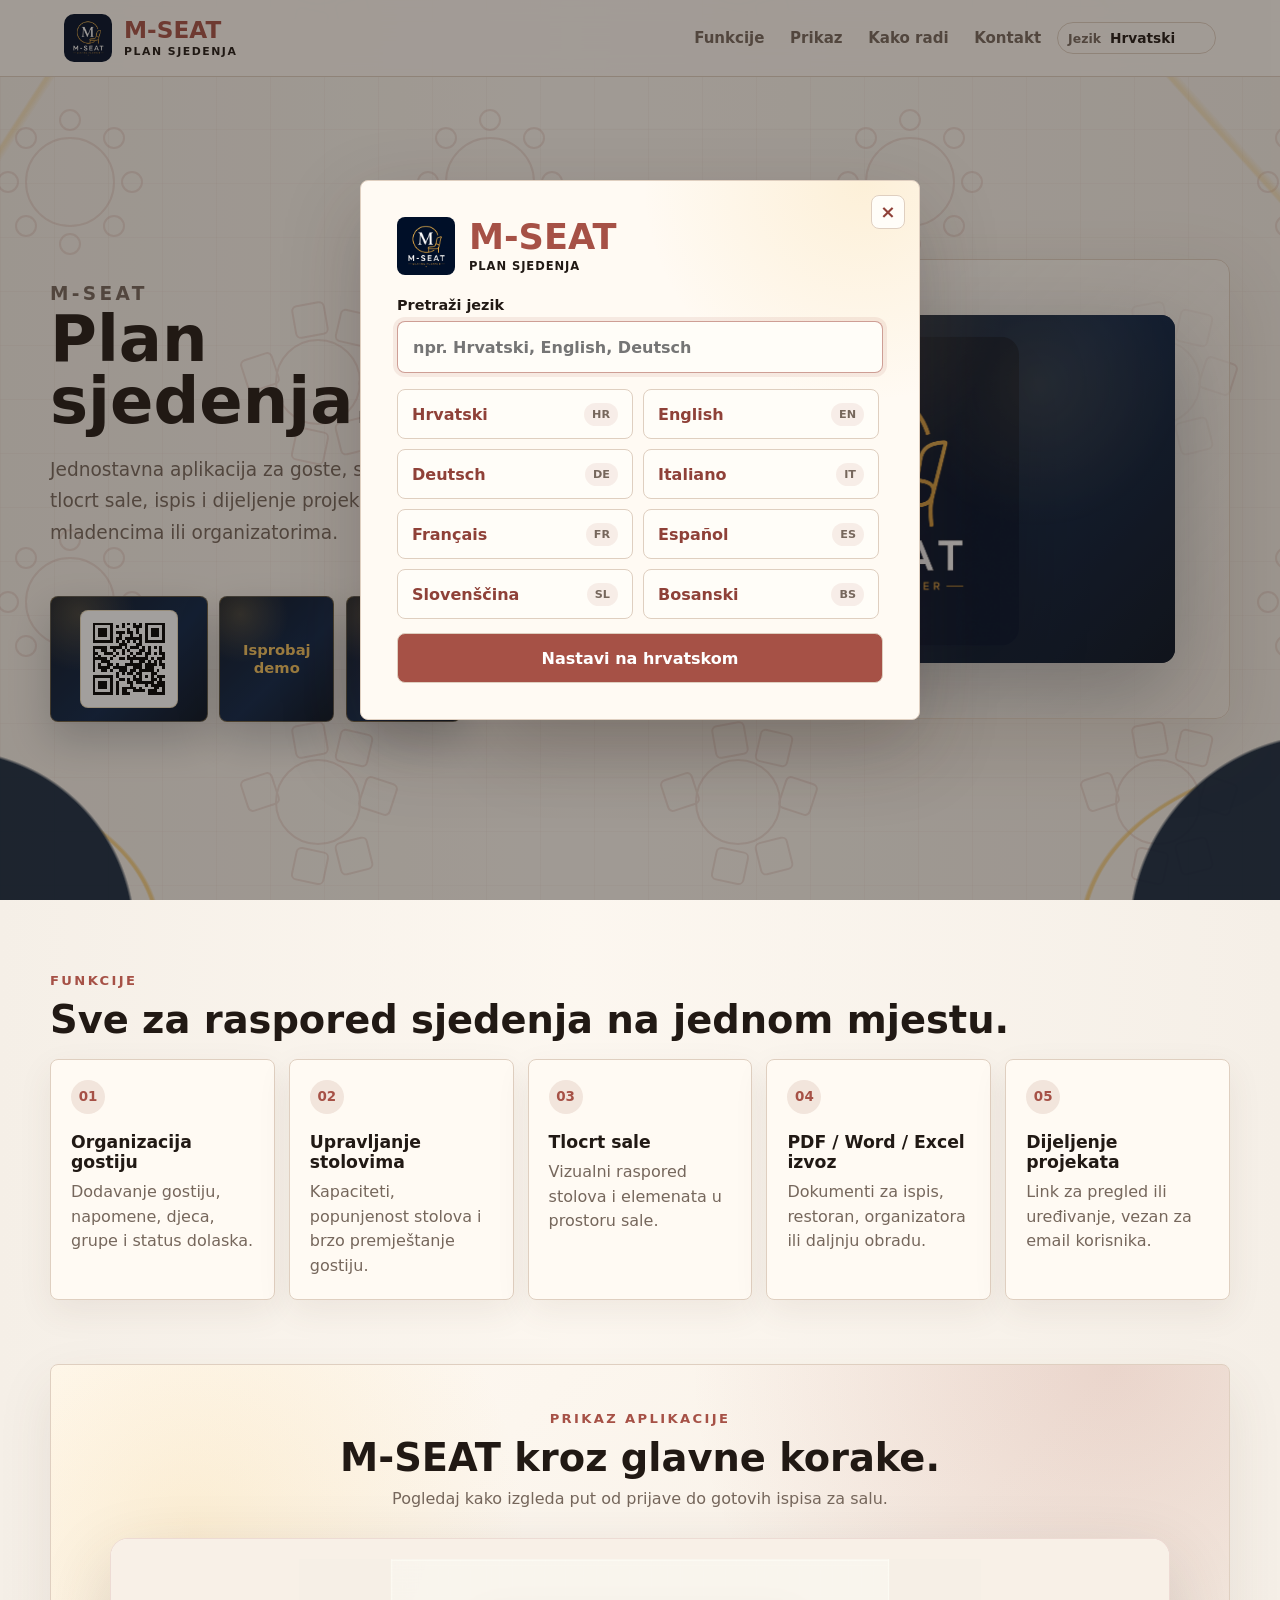
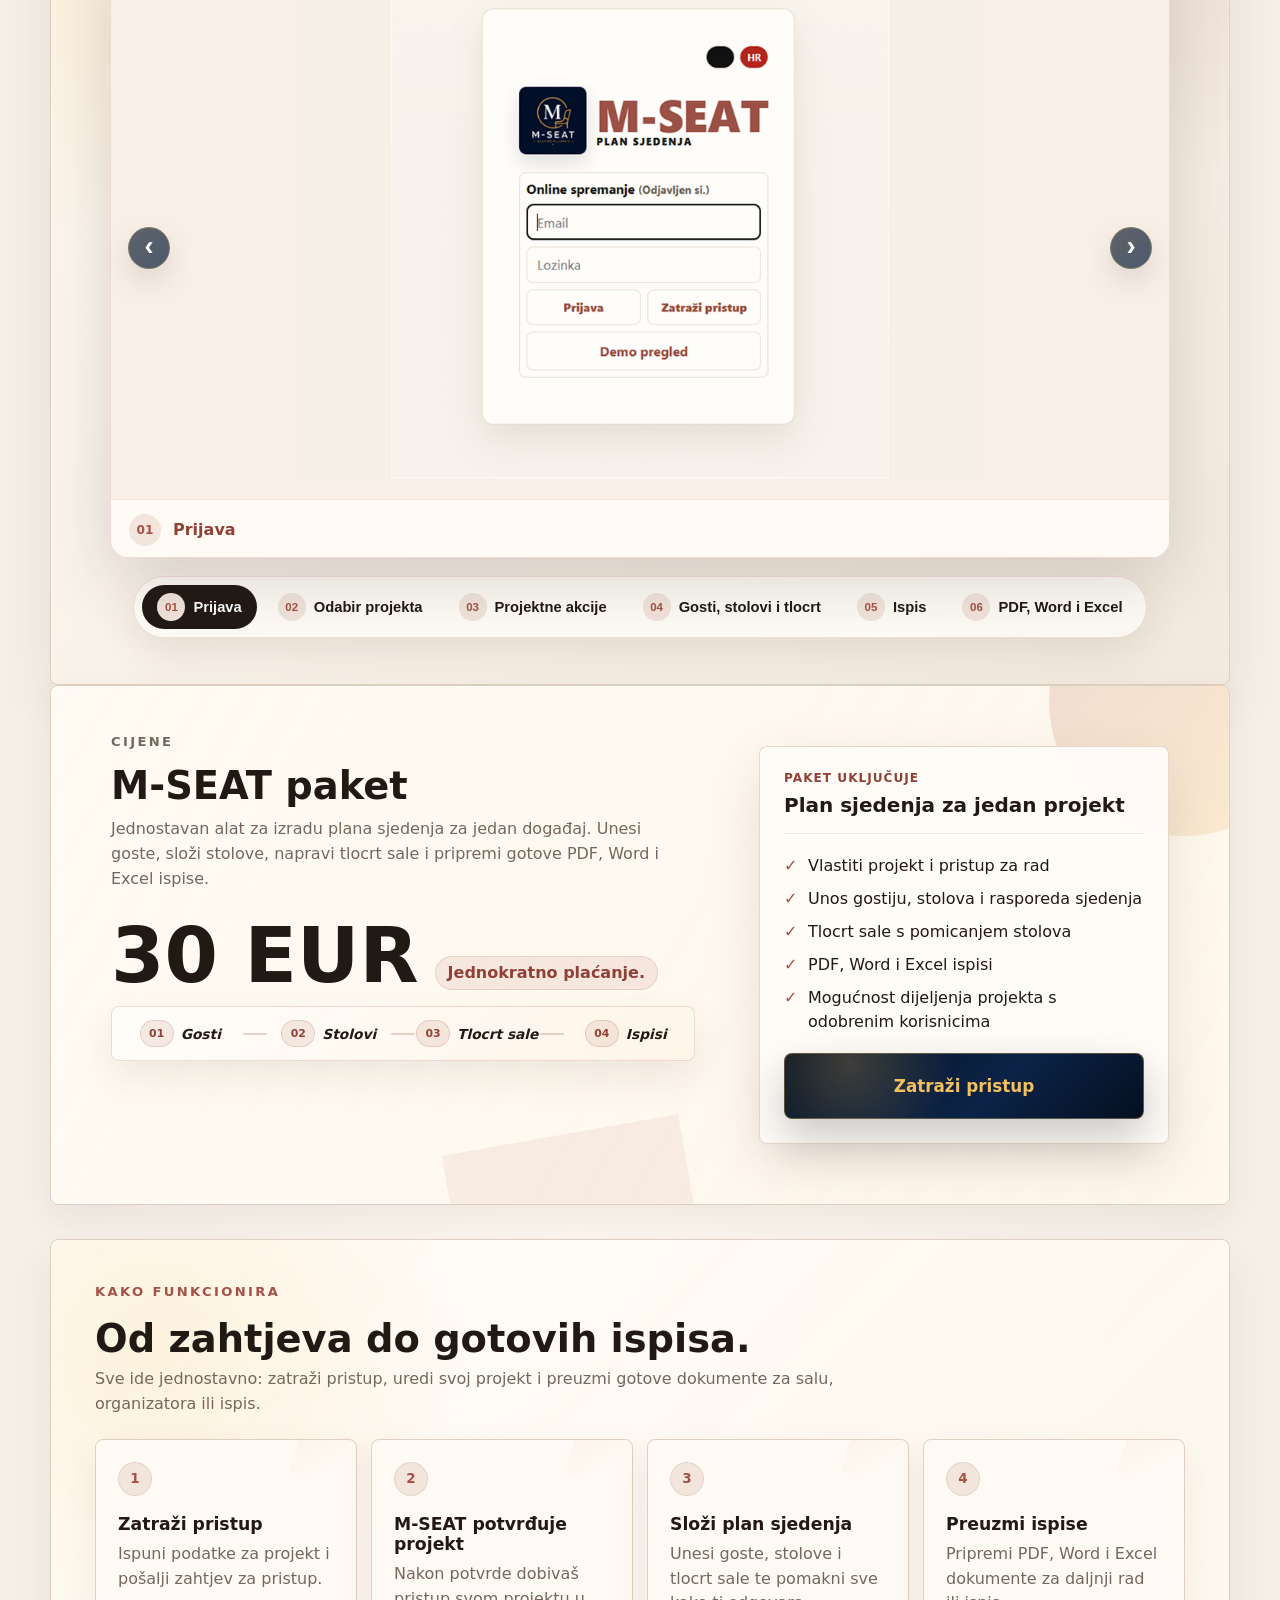
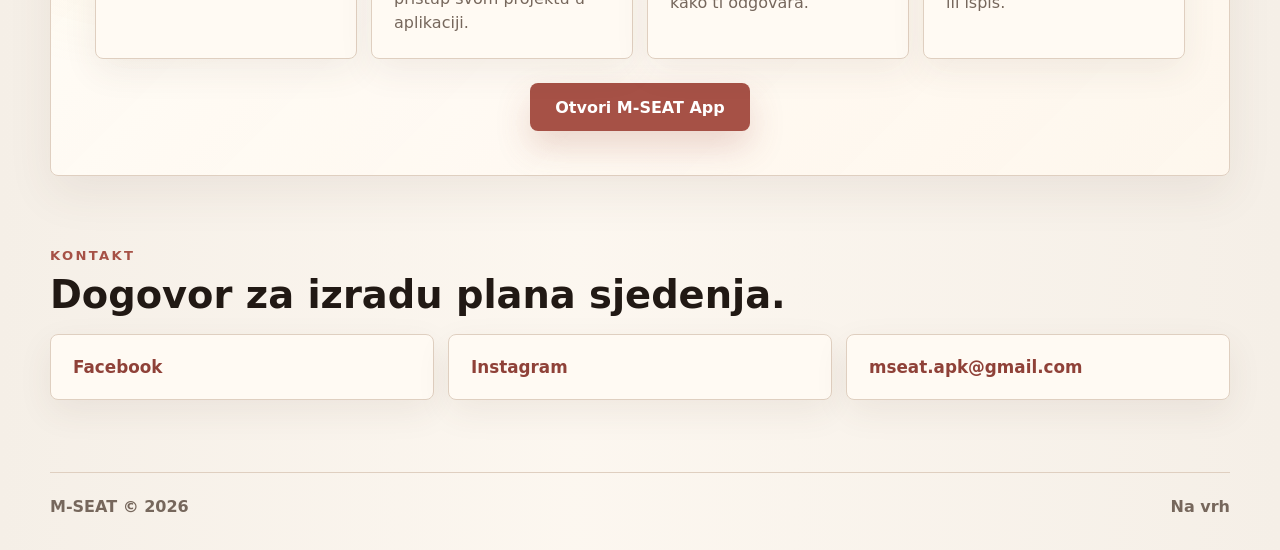
<file: index.html>
<!doctype html>
<html lang="hr">
  <head>
    <meta charset="UTF-8" />
    <meta name="viewport" content="width=device-width, initial-scale=1.0" />
    <meta name="description" content="M-SEAT je aplikacija za plan sjedenja, organizaciju gostiju, stolova, tlocrta sale i izvoz dokumenata." data-i18n-attr="content:meta.description" />
    <title>M-SEAT - Plan sjedenja</title>
    <link rel="icon" href="images/logo.png" type="image/png" />
    <link rel="stylesheet" href="css/style.css?v=20261126-1" />
  </head>
  <body>
    <header class="site-header">
      <a class="brand" href="#top" aria-label="M-SEAT početna" data-i18n-attr="aria-label:brand.aria">
        <img src="images/logo.png" alt="" />
        <span>
          <strong>M-SEAT</strong>
          <small data-i18n="brand.subtitle">Plan sjedenja</small>
        </span>
      </a>
      <nav aria-label="Navigacija" data-i18n-attr="aria-label:nav.aria">
        <a href="#funkcije" data-i18n="nav.features">Funkcije</a>
        <a href="#slike" data-i18n="nav.images">Prikaz</a>
        <a href="#kako-radi" data-i18n="nav.how">Kako radi</a>
        <a href="#kontakt" data-i18n="nav.contact">Kontakt</a>
      </nav>
      <label class="language-select" for="languageSelect">
        <span data-i18n="language.label">Jezik</span>
        <select id="languageSelect" aria-label="Jezik" data-i18n-attr="aria-label:language.label">
          <option value="hr">Hrvatski</option>
          <option value="en">English</option>
          <option value="de">Deutsch</option>
          <option value="it">Italiano</option>
          <option value="fr">Français</option>
          <option value="es">Español</option>
          <option value="sl">Slovenščina</option>
          <option value="bs">Bosanski</option>
        </select>
      </label>
    </header>

    <main id="top">
      <section class="hero">
        <div class="hero-copy">
          <p class="eyebrow">M-SEAT</p>
          <h1 data-i18n="hero.title">Plan sjedenja.</h1>
          <p data-i18n="hero.copy">Jednostavna aplikacija za goste, stolove, tlocrt sale, ispis i dijeljenje projekta s mladencima ili organizatorima.</p>
        </div>
        <figure class="hero-shot hero-logo-panel">
          <div class="hero-visual-cycle" aria-label="M-SEAT promotivni prikaz" data-i18n-attr="aria-label:promo.aria">
            <div class="hero-cycle-slide hero-cycle-logo">
              <img src="images/logo.png" alt="M-SEAT logo" />
            </div>
            <div class="hero-cycle-slide hero-cycle-promo">
              <img src="images/promo.jpg" alt="M-SEAT promotivni prikaz funkcija za plan sjedenja" data-i18n-attr="alt:promo.alt" />
            </div>
          </div>
        </figure>
        <div class="hero-link-row">
          <a class="hero-link-panel hero-qr-link" href="https://app.m-seat.com/" target="_blank" rel="noreferrer" aria-label="Skeniraj ili otvori M-SEAT App" data-i18n-attr="aria-label:hero.qr.aria">
            <span class="hero-qr-frame" aria-hidden="true">
              <img src="images/mseat-qr-app.png" alt="" />
            </span>
          </a>
          <a class="hero-link-panel hero-contact-link hero-demo-button" href="https://app.m-seat.com/?demo=1" target="_blank" rel="noopener">
            <span data-i18n="hero.try">Isprobaj demo</span>
          </a>
          <a class="hero-link-panel hero-contact-link" href="#kontakt" aria-label="Kontakt" data-i18n-attr="aria-label:hero.contact">
            <span data-i18n="hero.contact">Kontakt</span>
            <small data-i18n="hero.contact.sub">Upit</small>
          </a>
        </div>
      </section>

      <section id="funkcije" class="section">
        <div class="section-heading">
          <p class="eyebrow" data-i18n="features.eyebrow">Funkcije</p>
          <h2 data-i18n="features.title">Sve za raspored sjedenja na jednom mjestu.</h2>
        </div>
        <div class="feature-grid">
          <article><span>01</span><h3 data-i18n="features.guests.title">Organizacija gostiju</h3><p data-i18n="features.guests.copy">Dodavanje gostiju, napomene, djeca, grupe i status dolaska.</p></article>
          <article><span>02</span><h3 data-i18n="features.tables.title">Upravljanje stolovima</h3><p data-i18n="features.tables.copy">Kapaciteti, popunjenost stolova i brzo premještanje gostiju.</p></article>
          <article><span>03</span><h3 data-i18n="features.floor.title">Tlocrt sale</h3><p data-i18n="features.floor.copy">Vizualni raspored stolova i elemenata u prostoru sale.</p></article>
          <article><span>04</span><h3 data-i18n="features.export.title">PDF / Word / Excel izvoz</h3><p data-i18n="features.export.copy">Dokumenti za ispis, restoran, organizatora ili daljnju obradu.</p></article>
          <article><span>05</span><h3 data-i18n="features.share.title">Dijeljenje projekata</h3><p data-i18n="features.share.copy">Link za pregled ili uređivanje, vezan za email korisnika.</p></article>
        </div>
      </section>

      <section id="slike" class="section screenshots-section">
        <div class="section-heading">
          <p class="eyebrow" data-i18n="images.eyebrow">Prikaz aplikacije</p>
          <h2 data-i18n="images.title">M-SEAT kroz glavne korake.</h2>
          <p data-i18n="images.copy">Pogledaj kako izgleda put od prijave do gotovih ispisa za salu.</p>
        </div>
        <div class="app-showcase" id="appShowcase">
          <div class="app-showcase-stage">
            <figure class="app-showcase-slide is-active" data-showcase-slide="0">
              <img src="images/login.png" alt="M-SEAT prijava" data-i18n-attr="alt:images.login.alt" />
              <figcaption><span>01</span><strong data-i18n="images.login.caption">Prijava</strong></figcaption>
            </figure>
            <figure class="app-showcase-slide" data-showcase-slide="1">
              <img src="images/project.png" alt="M-SEAT odabir projekta" data-i18n-attr="alt:images.project.alt" />
              <figcaption><span>02</span><strong data-i18n="images.project.caption">Odabir projekta</strong></figcaption>
            </figure>
            <figure class="app-showcase-slide" data-showcase-slide="2">
              <img src="images/admin.png" alt="M-SEAT projektne akcije" data-i18n-attr="alt:images.admin.alt" />
              <figcaption><span>03</span><strong data-i18n="images.admin.caption">Projektne akcije</strong></figcaption>
            </figure>
            <figure class="app-showcase-slide" data-showcase-slide="3">
              <img src="images/workspace.png" alt="Glavna radna površina M-SEAT aplikacije" data-i18n-attr="alt:images.workspace.alt" />
              <figcaption><span>04</span><strong data-i18n="images.workspace.caption">Gosti, stolovi i tlocrt</strong></figcaption>
            </figure>
            <figure class="app-showcase-slide" data-showcase-slide="4">
              <img src="images/print-menu.png" alt="M-SEAT izbornik ispisa" data-i18n-attr="alt:images.print.alt" />
              <figcaption><span>05</span><strong data-i18n="images.print.caption">Ispis</strong></figcaption>
            </figure>
            <figure class="app-showcase-slide" data-showcase-slide="5">
              <img src="images/print-details.png" alt="M-SEAT detaljne opcije za PDF, Word i Excel" data-i18n-attr="alt:images.export.alt" />
              <figcaption><span>06</span><strong data-i18n="images.export.caption">PDF, Word i Excel</strong></figcaption>
            </figure>
            <button class="app-showcase-arrow app-showcase-arrow-prev" type="button" aria-label="Prethodna slika" data-showcase-prev>&lsaquo;</button>
            <button class="app-showcase-arrow app-showcase-arrow-next" type="button" aria-label="Sljedeca slika" data-showcase-next>&rsaquo;</button>
          </div>
          <div class="app-showcase-tabs" role="tablist" aria-label="Prikaz M-SEAT aplikacije" data-i18n-attr="aria-label:images.tabs.aria">
            <button class="is-active" type="button" data-showcase-tab="0"><span>01</span><strong data-i18n="images.login.caption">Prijava</strong></button>
            <button type="button" data-showcase-tab="1"><span>02</span><strong data-i18n="images.project.caption">Odabir projekta</strong></button>
            <button type="button" data-showcase-tab="2"><span>03</span><strong data-i18n="images.admin.caption">Projektne akcije</strong></button>
            <button type="button" data-showcase-tab="3"><span>04</span><strong data-i18n="images.workspace.caption">Gosti, stolovi i tlocrt</strong></button>
            <button type="button" data-showcase-tab="4"><span>05</span><strong data-i18n="images.print.caption">Ispis</strong></button>
            <button type="button" data-showcase-tab="5"><span>06</span><strong data-i18n="images.export.caption">PDF, Word i Excel</strong></button>
          </div>
        </div>
      </section>

      <section id="cijene" class="section pricing">
        <div class="pricing-copy">
          <p class="eyebrow" data-i18n="pricing.eyebrow">Cijene</p>
          <h2 data-i18n="pricing.title">M-SEAT paket</h2>
          <p data-i18n="pricing.copy">Jednostavan alat za izradu plana sjedenja za jedan događaj. Unesi goste, složi stolove, napravi tlocrt sale i pripremi gotove PDF, Word i Excel ispise.</p>
          <div class="pricing-package">
            <strong>30 EUR</strong>
            <span data-i18n="pricing.note">Jednokratno placanje.</span>
          </div>
          <div class="pricing-flow" aria-hidden="true">
            <span><b>01</b> <em data-i18n="pricing.flowGuests">Gosti</em></span>
            <i></i>
            <span><b>02</b> <em data-i18n="pricing.flowTables">Stolovi</em></span>
            <i></i>
            <span><b>03</b> <em data-i18n="pricing.flowVenue">Tlocrt sale</em></span>
            <i></i>
            <span><b>04</b> <em data-i18n="pricing.flowExports">Ispisi</em></span>
          </div>
        </div>
        <div class="pricing-card">
          <div class="pricing-card-top">
            <span class="pricing-badge" data-i18n="pricing.includes">Paket uključuje</span>
            <strong data-i18n="pricing.planOneProject">Plan sjedenja za jedan projekt</strong>
          </div>
          <ul class="pricing-list">
            <li data-i18n="pricing.featureProject">Vlastiti projekt i pristup za rad</li>
            <li data-i18n="pricing.featureGuests">Unos gostiju, stolova i rasporeda sjedenja</li>
            <li data-i18n="pricing.featureVenue">Tlocrt sale s pomicanjem stolova</li>
            <li data-i18n="pricing.featureExports">PDF, Word i Excel ispisi</li>
            <li data-i18n="pricing.featureShare">Mogućnost dijeljenja projekta s odobrenim korisnicima</li>
          </ul>
          <a class="hero-link-panel pricing-button" href="https://app.m-seat.com/?access=standard" target="_blank" rel="noreferrer">
            <span data-i18n="how.guests.title">Zatraži pristup</span>
          </a>
        </div>
      </section>

      <section id="kako-radi" class="section how-section">
        <div class="section-heading how-heading">
          <p class="eyebrow" data-i18n="how.eyebrow">Kako funkcionira</p>
          <h2 data-i18n="how.title">Od zahtjeva do gotovih ispisa.</h2>
          <p data-i18n="how.copy">Sve ide jednostavno: zatraži pristup, uredi svoj projekt i preuzmi gotove dokumente za salu, organizatora ili ispis.</p>
        </div>
        <div class="steps how-steps">
          <article><span>1</span><h3 data-i18n="how.guests.title">Zatraži pristup</h3><p data-i18n="how.guests.copy">Ispuni podatke za projekt i pošalji zahtjev za pristup.</p></article>
          <article><span>2</span><h3 data-i18n="how.tables.title">M-SEAT potvrđuje projekt</h3><p data-i18n="how.tables.copy">Nakon potvrde dobivaš pristup svom projektu u aplikaciji.</p></article>
          <article><span>3</span><h3 data-i18n="how.arrange.title">Složi plan sjedenja</h3><p data-i18n="how.arrange.copy">Unesi goste, stolove i tlocrt sale te pomakni sve kako ti odgovara.</p></article>
          <article><span>4</span><h3 data-i18n="how.share.title">Preuzmi ispise</h3><p data-i18n="how.share.copy">Pripremi PDF, Word i Excel dokumente za daljnji rad ili ispis.</p></article>
        </div>
        <div class="how-action">
          <a class="primary-button how-button" href="https://app.m-seat.com/" target="_blank" rel="noreferrer">
            <span data-i18n="pricing.cta">Otvori M-SEAT App</span>
          </a>
        </div>
      </section>

      <section id="kontakt" class="section contact">
        <div class="section-heading">
          <p class="eyebrow" data-i18n="contact.eyebrow">Kontakt</p>
          <h2 data-i18n="contact.title">Dogovor za izradu plana sjedenja.</h2>
        </div>
        <div class="contact-grid">
          <a href="https://www.facebook.com/profile.php?id=61591236213432" target="_blank" rel="noreferrer">Facebook</a>
          <a href="https://instagram.com/mseatplanner" target="_blank" rel="noreferrer">Instagram</a>
          <a href="mailto:mseat.apk@gmail.com">mseat.apk@gmail.com</a>
        </div>
      </section>
    </main>

    <footer class="site-footer">
      <span>M-SEAT © 2026</span>
      <a href="#top" data-i18n="footer.top">Na vrh</a>
    </footer>
    <button class="back-to-top" id="backToTop" type="button" aria-label="Na vrh">↑</button>

    <div class="language-modal" id="languageModal" aria-hidden="true">
      <div class="language-modal-card" role="dialog" aria-modal="true" aria-labelledby="languageModalTitle">
        <button class="language-modal-close" id="languageModalClose" type="button" aria-label="Zatvori odabir jezika">×</button>
        <div class="language-modal-brand">
          <img src="images/logo.png" alt="" />
          <div>
            <p>M-SEAT</p>
            <small data-i18n="brand.subtitle">Plan sjedenja</small>
          </div>
        </div>
        <label class="language-modal-search">
          <span data-i18n="languageModal.searchLabel">Pretraži jezik</span>
          <input id="languageModalSearch" type="search" placeholder="npr. Hrvatski, English, Deutsch" data-i18n-attr="placeholder:languageModal.searchPlaceholder" />
        </label>
        <div class="language-modal-options" id="languageModalOptions"></div>
        <button class="language-modal-skip" id="languageModalSkip" type="button" data-i18n="languageModal.continue">Nastavi na hrvatskom</button>
      </div>
    </div>

    <script src="js/i18n/translations-hr.js?v=20261126-1"></script>
    <script src="js/i18n/translations-en.js?v=20261126-1"></script>
    <script src="js/i18n/translations-de.js?v=20261126-1"></script>
    <script src="js/i18n/translations-it.js?v=20261126-1"></script>
    <script src="js/i18n/translations-fr.js?v=20261126-1"></script>
    <script src="js/i18n/translations-es.js?v=20261126-1"></script>
    <script src="js/i18n/translations-sl.js?v=20261126-1"></script>
    <script src="js/i18n/translations-bs.js?v=20261126-1"></script>
    <script src="js/script.js?v=20260831-1"></script>
  </body>
</html>
</file>
<file: css/style.css>
:root {
  --bg: #f5efe7;
  --surface: #fffaf3;
  --surface-strong: #fffdf8;
  --ink: #211914;
  --muted: #76675c;
  --accent: #a65146;
  --accent-dark: #8f4138;
  --line: #dfcfc0;
  --soft: #f2e5dc;
  --shadow: 0 26px 80px rgba(87, 64, 46, 0.16);
}

* { box-sizing: border-box; }
html { scroll-behavior: smooth; }
body {
  background:
    radial-gradient(circle at 50% 30%, rgba(255, 253, 248, 0.72), transparent 34rem),
    radial-gradient(circle at top left, rgba(166, 81, 70, 0.09), transparent 34rem),
    var(--bg);
  color: var(--ink);
  font-family: Inter, ui-sans-serif, system-ui, -apple-system, BlinkMacSystemFont, "Segoe UI", sans-serif;
  margin: 0;
  min-height: 100vh;
  overflow-x: hidden;
  position: relative;
}
body::before,
body::after {
  content: "";
  inset: 0;
  pointer-events: none;
  position: fixed;
}
body::before {
  background:
    url("data:image/svg+xml,%3Csvg width='360' height='360' viewBox='0 0 360 360' xmlns='http://www.w3.org/2000/svg'%3E%3Cg fill='none' stroke='%23a65146' stroke-width='2' opacity='.16'%3E%3Ccircle cx='76' cy='92' r='40'/%3E%3Ccircle cx='76' cy='32' r='9'/%3E%3Ccircle cx='118' cy='50' r='9'/%3E%3Ccircle cx='136' cy='92' r='9'/%3E%3Ccircle cx='118' cy='134' r='9'/%3E%3Ccircle cx='76' cy='152' r='9'/%3E%3Ccircle cx='34' cy='134' r='9'/%3E%3Ccircle cx='16' cy='92' r='9'/%3E%3Ccircle cx='34' cy='50' r='9'/%3E%3Crect x='246' y='206' width='30' height='30' rx='4' transform='rotate(10 261 221)'/%3E%3Crect x='286' y='212' width='30' height='30' rx='4' transform='rotate(-12 301 227)'/%3E%3Crect x='264' y='252' width='30' height='30' rx='4' transform='rotate(18 279 267)'/%3E%3Crect x='224' y='248' width='30' height='30' rx='4' transform='rotate(-18 239 263)'/%3E%3Crect x='226' y='166' width='30' height='30' rx='4' transform='rotate(-10 241 181)'/%3E%3Crect x='286' y='168' width='30' height='30' rx='4' transform='rotate(14 301 183)'/%3E%3Ccircle cx='260' cy='224' r='42'/%3E%3C/g%3E%3C/svg%3E"),
    linear-gradient(90deg, rgba(166, 81, 70, 0.04) 1px, transparent 1px),
    linear-gradient(0deg, rgba(166, 81, 70, 0.035) 1px, transparent 1px);
  background-position: 3% 10%, 0 0, 0 0;
  background-size: 360px 360px, 56px 56px, 56px 56px;
  opacity: 1;
  z-index: -2;
}
body::after {
  background:
    radial-gradient(circle at -2% 104%, #071b33 0 9rem, transparent 9.15rem),
    radial-gradient(circle at 103% 103%, #071b33 0 10rem, transparent 10.15rem),
    radial-gradient(ellipse at -3% 100%, transparent 0 10.8rem, rgba(242, 193, 93, 0.75) 10.9rem 11rem, transparent 11.12rem 100%),
    radial-gradient(ellipse at 102% 100%, transparent 0 12.7rem, rgba(242, 193, 93, 0.75) 12.8rem 12.9rem, transparent 13.02rem 100%),
    radial-gradient(ellipse at 9% 24%, transparent 0 4.5rem, rgba(166, 81, 70, 0.2) 4.58rem 4.66rem, transparent 4.74rem 100%),
    radial-gradient(ellipse at 88% 28%, transparent 0 5.5rem, rgba(10, 32, 62, 0.18) 5.58rem 5.66rem, transparent 5.74rem 100%),
    linear-gradient(120deg, transparent 0 8%, rgba(242, 193, 93, 0.32) 8.1% 8.25%, transparent 8.55% 100%),
    linear-gradient(42deg, transparent 0 89%, rgba(242, 193, 93, 0.34) 89.1% 89.25%, transparent 89.55% 100%);
  opacity: 0.88;
  z-index: -1;
}
img { display: block; max-width: 100%; }
a { color: inherit; text-decoration: none; }

.site-header,
main,
.site-footer,
.language-modal {
  position: relative;
  z-index: 1;
}

.site-header {
  align-items: center;
  background: rgba(255, 250, 243, 0.92);
  border-bottom: 1px solid var(--line);
  backdrop-filter: blur(16px);
  display: grid;
  gap: 16px;
  grid-template-columns: auto 1fr auto;
  padding: 14px clamp(18px, 5vw, 72px);
  position: sticky;
  top: 0;
  z-index: 10;
}

.brand {
  align-items: center;
  display: flex;
  gap: 12px;
}
.brand img {
  border-radius: 10px;
  height: 48px;
  width: 48px;
}
.brand strong {
  color: var(--accent);
  display: block;
  font-size: 1.45rem;
  font-weight: 900;
  line-height: 1;
}
.brand small {
  color: var(--ink);
  display: block;
  font-size: 0.68rem;
  font-weight: 850;
  letter-spacing: 0.14em;
  margin-top: 4px;
  text-transform: uppercase;
}
nav {
  align-items: center;
  display: flex;
  gap: clamp(12px, 2vw, 28px);
  justify-content: flex-end;
}
nav a {
  color: var(--muted);
  font-size: 0.94rem;
  font-weight: 780;
}

.hero,
.section,
.site-footer {
  margin-inline: auto;
  width: min(1180px, calc(100% - 32px));
}
.hero {
  align-content: center;
  align-items: center;
  column-gap: 38px;
  display: grid;
  grid-template-areas:
    "copy logo"
    "links logo";
  grid-template-columns: minmax(0, 0.72fr) minmax(0, 1.28fr);
  grid-template-rows: auto auto;
  min-height: calc(100svh - 76px);
  padding-block: 54px;
  row-gap: 24px;
}
.hero-copy {
  grid-area: copy;
}
.hero-copy h1,
.section-heading h2,
.pricing h2 {
  font-size: clamp(2.5rem, 5vw, 5.35rem);
  letter-spacing: 0;
  line-height: 0.96;
  margin: 0;
}
.hero-copy p {
  color: var(--muted);
  font-size: 1.16rem;
  line-height: 1.68;
  margin: 22px 0 0;
  max-width: 560px;
}
.eyebrow {
  color: var(--accent);
  font-size: 0.82rem;
  font-weight: 900;
  letter-spacing: 0.18em;
  margin: 0 0 14px;
  text-transform: uppercase;
}
.hero-link-row {
  align-items: stretch;
  display: grid;
  gap: clamp(8px, 0.9vw, 12px);
  grid-area: links;
  grid-template-columns: minmax(0, 1fr) repeat(2, clamp(82px, 9vw, 116px));
  margin-top: 24px;
  width: 100%;
}
.primary-button,
.secondary-button {
  align-items: center;
  border-radius: 8px;
  display: inline-flex;
  font-weight: 850;
  min-height: 48px;
  padding: 0 18px;
}
.primary-button {
  background: var(--accent);
  box-shadow: 0 16px 34px rgba(166, 81, 70, 0.24);
  color: #fff;
}
.secondary-button {
  background: var(--surface);
  border: 1px solid var(--line);
  color: var(--accent-dark);
}
.hero-link-panel {
  align-items: center;
  background:
    radial-gradient(circle at 18% 14%, rgba(200, 163, 91, 0.28), transparent 34%),
    linear-gradient(135deg, #071222, #0b2347 58%, #051020);
  border: 1px solid rgba(200, 163, 91, 0.42);
  border-radius: 8px;
  box-shadow: 0 18px 42px rgba(7, 18, 34, 0.22);
  color: #ffffff;
  display: inline-flex;
  overflow: hidden;
  position: relative;
  transition: box-shadow 180ms ease, transform 180ms ease, border-color 180ms ease;
}
.hero-link-panel::after {
  background: linear-gradient(110deg, transparent 0%, rgba(255, 255, 255, 0.2) 44%, transparent 62%);
  content: "";
  inset: 0 auto 0 -70%;
  position: absolute;
  transform: skewX(-18deg);
  transition: left 420ms ease;
  width: 52%;
}
.hero-link-panel:hover,
.hero-link-panel:focus-visible {
  border-color: rgba(200, 163, 91, 0.72);
  box-shadow: 0 22px 54px rgba(7, 18, 34, 0.3);
  transform: translateY(-3px);
}
.hero-link-panel:hover::after,
.hero-link-panel:focus-visible::after {
  left: 118%;
}
.hero-qr-link {
  justify-content: center;
  min-height: 126px;
  min-width: 0;
  padding: 13px 8px;
}
.hero-qr-frame {
  background: #ffffff;
  border: 1px solid rgba(200, 163, 91, 0.38);
  border-radius: 8px;
  box-shadow: inset 0 0 0 5px #ffffff;
  display: grid;
  flex: 0 0 auto;
  aspect-ratio: 1;
  place-items: center;
  width: min(100%, 98px);
}
.hero-qr-frame img {
  height: 88%;
  image-rendering: pixelated;
  width: 88%;
}
.hero-contact-link {
  align-content: center;
  display: grid;
  gap: 5px;
  justify-content: center;
  min-height: 126px;
  min-width: 0;
  padding: 16px 8px;
}
.hero-demo-button {
  overflow-wrap: anywhere;
  text-align: center;
}
.hero-contact-link.hero-demo-button span {
  font-size: 0.92rem;
  line-height: 1.2;
}
.hero-contact-link span {
  color: #f2c15d;
  font-size: 1.05rem;
  font-weight: 900;
  position: relative;
  z-index: 1;
}
.hero-contact-link small {
  color: rgba(255, 255, 255, 0.86);
  font-size: 0.78rem;
  font-weight: 800;
  letter-spacing: 0.04em;
  position: relative;
  z-index: 1;
}
.hero-shot {
  background:
    radial-gradient(circle at 28% 24%, rgba(166, 81, 70, 0.18), transparent 18rem),
    linear-gradient(135deg, #fffdf8, #f5ece2);
  border: 1px solid var(--line);
  border-radius: 14px;
  box-shadow: var(--shadow);
  margin: 0;
  overflow: hidden;
  padding: clamp(22px, 4vw, 44px);
}
.hero-logo-panel {
  align-items: center;
  display: grid;
  grid-area: logo;
  justify-items: center;
  min-height: 460px;
  padding: clamp(16px, 3vw, 28px);
  text-align: center;
}
.hero-visual-cycle {
  aspect-ratio: 16 / 9;
  background:
    radial-gradient(circle at 18% 18%, rgba(242, 193, 93, 0.22), transparent 25%),
    linear-gradient(135deg, #071222, #0b2347 58%, #051020);
  border-radius: 14px;
  box-shadow: 0 30px 88px rgba(7, 18, 34, 0.28);
  isolation: isolate;
  max-width: 620px;
  overflow: hidden;
  position: relative;
  width: 100%;
}
.hero-visual-cycle::before {
  animation: heroCycleGlow 7s ease-in-out infinite alternate;
  background:
    linear-gradient(115deg, transparent 0 34%, rgba(242, 193, 93, 0.2) 45%, transparent 58%),
    radial-gradient(circle at 78% 20%, rgba(242, 193, 93, 0.18), transparent 26%);
  content: "";
  inset: 0;
  opacity: 0.72;
  position: absolute;
  z-index: 3;
}
.hero-cycle-slide {
  align-items: center;
  display: grid;
  inset: 0;
  justify-content: center;
  justify-items: center;
  opacity: 0;
  place-items: center;
  position: absolute;
  z-index: 1;
}
.hero-cycle-slide img {
  display: block;
}
.hero-cycle-logo {
  animation: heroLogoCycle 10s ease-in-out infinite;
  background:
    radial-gradient(circle at 30% 24%, rgba(242, 193, 93, 0.2), transparent 30%),
    linear-gradient(135deg, #071222, #0b2347 58%, #051020);
  opacity: 1;
  padding: clamp(14px, 3vw, 34px);
}
.hero-cycle-logo img {
  border-radius: 24px;
  box-shadow: 0 24px 68px rgba(0, 0, 0, 0.26);
  height: auto;
  max-height: 84%;
  max-width: 82%;
  object-fit: contain;
  transform: translateY(-4%);
  width: auto;
}
.hero-cycle-promo {
  align-items: stretch;
  animation: heroPromoCycle 10s ease-in-out infinite;
  justify-content: stretch;
  justify-items: stretch;
  place-items: stretch;
}
.hero-cycle-promo img {
  height: 100%;
  min-height: 100%;
  min-width: 100%;
  object-fit: cover;
  object-position: center top;
  width: 100%;
}
.hero-cycle-logo::after {
  animation: heroLogoShine 5s ease-in-out infinite;
  background: linear-gradient(110deg, transparent 0%, rgba(255, 255, 255, 0.16) 44%, transparent 62%);
  content: "";
  inset: 0 auto 0 -70%;
  position: absolute;
  transform: skewX(-18deg);
  width: 52%;
}
@keyframes heroLogoCycle {
  0%,
  43% {
    opacity: 1;
    transform: scale(1);
  }
  51%,
  92% {
    opacity: 0;
    transform: scale(1.015);
  }
  100% {
    opacity: 1;
    transform: scale(1);
  }
}
@keyframes heroPromoCycle {
  0%,
  43% {
    opacity: 0;
    transform: scale(1.015);
  }
  51%,
  92% {
    opacity: 1;
    transform: scale(1);
  }
  100% {
    opacity: 0;
    transform: scale(1.015);
  }
}
@keyframes heroLogoShine {
  0%,
  35% {
    left: -70%;
    opacity: 0;
  }
  50% {
    left: 118%;
    opacity: 1;
  }
  100% {
    left: 118%;
    opacity: 0;
  }
}
@keyframes heroCycleGlow {
  from {
    transform: translateX(-7%) scale(1.02);
  }
  to {
    transform: translateX(7%) scale(1.04);
  }
}
@media (prefers-reduced-motion: reduce) {
  .hero-visual-cycle::before,
  .hero-cycle-logo,
  .hero-cycle-promo,
  .hero-cycle-logo::after {
    animation: none;
  }
  .hero-cycle-logo {
    opacity: 1;
  }
}

.promo-banner {
  background: #071222;
  border: 1px solid var(--line);
  border-radius: 14px;
  box-shadow: var(--shadow);
  margin: 0 auto 18px;
  overflow: hidden;
  width: min(1180px, calc(100% - 32px));
}
.promo-banner img {
  aspect-ratio: 16 / 9;
  object-fit: cover;
  width: 100%;
}

.section {
  padding-block: 72px;
}
#funkcije.section {
  padding-top: 72px;
  padding-bottom: 64px;
}
.section-heading {
  margin-bottom: 20px;
  max-width: 100%;
}
.section-heading h2,
.pricing h2 {
  font-size: clamp(2rem, 3vw, 3.45rem);
  max-width: 1120px;
}
.feature-grid,
.steps,
.contact-grid {
  display: grid;
  gap: 14px;
}
.feature-grid {
  grid-template-columns: repeat(5, minmax(0, 1fr));
}
.feature-grid article,
.steps article,
.pricing,
.contact-grid a {
  background: var(--surface);
  border: 1px solid var(--line);
  border-radius: 8px;
  box-shadow: 0 12px 34px rgba(87, 64, 46, 0.08);
}
.feature-grid article,
.steps article {
  padding: 20px;
}
.feature-grid span,
.steps span {
  align-items: center;
  background: var(--soft);
  border-radius: 999px;
  color: var(--accent);
  display: inline-flex;
  font-size: 0.84rem;
  font-weight: 900;
  height: 34px;
  justify-content: center;
  width: 34px;
}
h3 {
  font-size: 1.08rem;
  margin: 18px 0 8px;
}
article p,
.pricing p {
  color: var(--muted);
  line-height: 1.55;
  margin: 0;
}

.screenshots-section {
  background:
    radial-gradient(circle at 12% 18%, rgba(242, 193, 93, 0.2), transparent 26%),
    radial-gradient(circle at 90% 0%, rgba(166, 81, 70, 0.18), transparent 30%),
    linear-gradient(135deg, #fffaf3 0%, #f3eadf 100%);
  border: 1px solid var(--line);
  border-radius: 8px;
  box-shadow: 0 22px 54px rgba(87, 64, 46, 0.1);
  overflow: hidden;
  padding: clamp(26px, 4vw, 46px);
  position: relative;
}
.screenshots-section .section-heading {
  margin-inline: auto;
  max-width: 760px;
  text-align: center;
}
.screenshots-section .section-heading p:not(.eyebrow) {
  color: var(--muted);
  line-height: 1.55;
  margin: 10px auto 0;
}
.app-showcase {
  display: grid;
  gap: 18px;
  margin-top: 26px;
}
.app-showcase-stage {
  min-height: clamp(360px, 50vw, 620px);
  position: relative;
}
.app-showcase-slide {
  background: rgba(255, 253, 248, 0.94);
  border: 1px solid rgba(166, 81, 70, 0.2);
  border-radius: 18px;
  box-shadow: 0 26px 70px rgba(61, 51, 45, 0.18);
  inset: 0;
  margin: 0 auto;
  max-width: 1060px;
  opacity: 0;
  overflow: hidden;
  pointer-events: none;
  position: absolute;
  transform: translateX(8%) scale(0.94);
  transition: opacity 320ms ease, transform 320ms ease;
  width: min(100%, 1060px);
}
.app-showcase-slide.is-active {
  opacity: 1;
  pointer-events: auto;
  transform: translateX(0) scale(1);
  z-index: 2;
}
.app-showcase-slide:not(.is-active):nth-child(odd) {
  transform: translateX(-14%) rotate(-4deg) scale(0.82);
}
.app-showcase-slide:not(.is-active):nth-child(even) {
  transform: translateX(14%) rotate(4deg) scale(0.82);
}
.app-showcase-slide img {
  background: #f8f0e7;
  display: block;
  height: clamp(310px, 44vw, 560px);
  object-fit: contain;
  object-position: center;
  padding: clamp(12px, 2vw, 20px);
  width: 100%;
}
.app-showcase-slide figcaption {
  align-items: center;
  background: rgba(255, 250, 243, 0.96);
  border-top: 1px solid rgba(166, 81, 70, 0.13);
  color: var(--accent-dark);
  display: flex;
  gap: 12px;
  font-size: 1rem;
  padding: 14px 18px;
}
.app-showcase-slide figcaption span {
  align-items: center;
  background: var(--soft);
  border-radius: 999px;
  color: var(--accent);
  display: inline-flex;
  flex: 0 0 auto;
  font-size: 0.76rem;
  font-weight: 900;
  height: 32px;
  justify-content: center;
  width: 32px;
}
.app-showcase-arrow {
  align-items: center;
  background:
    linear-gradient(135deg, rgba(7, 18, 34, 0.64), rgba(10, 32, 62, 0.72));
  backdrop-filter: blur(10px);
  border: 1px solid rgba(242, 193, 93, 0.26);
  border-radius: 999px;
  box-shadow: 0 12px 28px rgba(61, 51, 45, 0.14);
  color: #fff;
  cursor: pointer;
  display: inline-flex;
  font-size: 1.72rem;
  font-weight: 800;
  height: 42px;
  justify-content: center;
  line-height: 1;
  padding: 0 0 3px;
  position: absolute;
  top: 50%;
  touch-action: manipulation;
  transform: translateY(-50%);
  user-select: none;
  transition: transform 180ms ease, box-shadow 180ms ease, border-color 180ms ease;
  width: 42px;
  z-index: 20;
}
.app-showcase-arrow:hover,
.app-showcase-arrow:focus-visible {
  background:
    linear-gradient(135deg, rgba(7, 18, 34, 0.78), rgba(10, 32, 62, 0.84));
  border-color: rgba(242, 193, 93, 0.55);
  box-shadow: 0 16px 34px rgba(61, 51, 45, 0.2);
  outline: 0;
  transform: translateY(-50%) scale(1.04);
}
.app-showcase-arrow-prev {
  left: max(12px, calc((100% - 1060px) / 2 + 18px));
}
.app-showcase-arrow-next {
  right: max(12px, calc((100% - 1060px) / 2 + 18px));
}
.app-showcase-tabs {
  align-items: center;
  background: rgba(255, 253, 248, 0.9);
  border: 1px solid rgba(166, 81, 70, 0.16);
  border-radius: 999px;
  box-shadow: 0 18px 42px rgba(87, 64, 46, 0.1);
  display: flex;
  gap: 6px;
  justify-content: center;
  margin: 0 auto;
  max-width: 1120px;
  overflow-x: auto;
  padding: 8px;
  width: max-content;
}
.app-showcase-tabs button {
  align-items: center;
  background: transparent;
  border: 0;
  border-radius: 999px;
  color: var(--ink);
  cursor: pointer;
  display: inline-flex;
  flex: 0 0 auto;
  gap: 8px;
  min-height: 44px;
  padding: 0 15px;
}
.app-showcase-tabs button span {
  align-items: center;
  background: var(--soft);
  border-radius: 999px;
  color: var(--accent);
  display: inline-flex;
  font-size: 0.72rem;
  font-weight: 900;
  height: 28px;
  justify-content: center;
  width: 28px;
}
.app-showcase-tabs button strong {
  font-size: 0.92rem;
  white-space: nowrap;
}
.app-showcase-tabs button.is-active {
  background: var(--ink);
  color: #fff;
}
.steps {
  grid-template-columns: repeat(4, minmax(0, 1fr));
}
.how-section {
  background:
    radial-gradient(circle at 8% 20%, rgba(242, 193, 93, 0.16), transparent 28%),
    linear-gradient(135deg, rgba(255, 253, 248, 0.92), rgba(255, 247, 237, 0.88));
  border: 1px solid var(--line);
  border-radius: 8px;
  box-shadow: 0 18px 46px rgba(87, 64, 46, 0.08);
  margin-top: 34px;
  padding: clamp(26px, 4vw, 44px);
}
.how-heading {
  display: grid;
  gap: 8px;
  margin-bottom: 22px;
  max-width: 780px;
}
.how-heading h2 {
  margin: 0;
}
.how-heading p:not(.eyebrow) {
  color: var(--muted);
  line-height: 1.6;
  margin: 0;
}
.how-steps {
  counter-reset: how-step;
}
.how-steps article {
  overflow: hidden;
  padding: 22px;
  position: relative;
}
.how-steps article::after {
  background: linear-gradient(135deg, rgba(166, 81, 70, 0.08), transparent 62%);
  content: "";
  height: 90px;
  position: absolute;
  right: -34px;
  top: -42px;
  transform: rotate(18deg);
  width: 90px;
}
.how-steps span {
  box-shadow: inset 0 0 0 1px rgba(166, 81, 70, 0.12);
}
.how-action {
  display: flex;
  justify-content: center;
  margin-top: 24px;
}
.how-button {
  box-shadow: 0 16px 34px rgba(166, 81, 70, 0.22);
  min-width: 220px;
  justify-content: center;
}
.pricing {
  align-items: center;
  display: flex;
  gap: 24px;
  justify-content: space-between;
  padding: clamp(26px, 4vw, 48px);
}
.pricing p {
  max-width: 620px;
}
.pricing-button {
  align-items: center;
  flex: 0 0 auto;
  justify-content: center;
  min-height: 74px;
  min-width: 214px;
  padding: 18px 26px;
}
.pricing-button span {
  color: #f2c15d;
  font-size: 1.12rem;
  font-weight: 900;
  letter-spacing: 0.04em;
  position: relative;
  z-index: 1;
}
.contact-grid {
  grid-template-columns: repeat(3, minmax(0, 1fr));
}
.contact-grid a {
  color: var(--accent-dark);
  font-size: 1.05rem;
  font-weight: 850;
  padding: 22px;
}
.site-footer {
  align-items: center;
  border-top: 1px solid var(--line);
  color: var(--muted);
  display: flex;
  font-weight: 750;
  justify-content: space-between;
  padding: 24px 0 34px;
}

.reveal {
  opacity: 0;
  transform: translateY(16px);
  transition: opacity 0.45s ease, transform 0.45s ease;
}
.reveal.is-visible {
  opacity: 1;
  transform: translateY(0);
}

.language-toggle {
  appearance: none;
  align-items: center;
  align-self: center;
  background: transparent;
  border: 0;
  color: var(--muted);
  cursor: pointer;
  display: inline-flex;
  font-family: inherit;
  font-size: 0.94rem;
  font-weight: 780;
  justify-content: center;
  justify-self: end;
  line-height: 1.2;
  margin: 0;
  padding: 0;
  text-align: center;
}

@media (max-width: 980px) {
  .hero {
    align-items: start;
    gap: 20px;
    grid-template-areas:
      "copy"
      "logo"
      "links";
    grid-template-columns: 1fr;
    grid-template-rows: auto auto auto;
  }
  .feature-grid,
  .steps {
    grid-template-columns: repeat(2, minmax(0, 1fr));
  }
}

@media (max-width: 680px) {
  body {
    background:
      radial-gradient(circle at 8% 18%, rgba(242, 193, 93, 0.12), transparent 8rem),
      radial-gradient(circle at 96% 64%, rgba(166, 81, 70, 0.11), transparent 9rem),
      var(--bg);
    overflow-x: hidden;
  }
  body::before {
    background:
      url("data:image/svg+xml,%3Csvg width='260' height='260' viewBox='0 0 260 260' xmlns='http://www.w3.org/2000/svg'%3E%3Cg fill='none' stroke='%23a65146' stroke-width='1.7' opacity='.15'%3E%3Ccircle cx='54' cy='66' r='28'/%3E%3Ccircle cx='54' cy='24' r='6'/%3E%3Ccircle cx='84' cy='36' r='6'/%3E%3Ccircle cx='96' cy='66' r='6'/%3E%3Ccircle cx='84' cy='96' r='6'/%3E%3Ccircle cx='54' cy='108' r='6'/%3E%3Ccircle cx='24' cy='96' r='6'/%3E%3Ccircle cx='12' cy='66' r='6'/%3E%3Ccircle cx='24' cy='36' r='6'/%3E%3Crect x='178' y='150' width='22' height='22' rx='4' transform='rotate(10 189 161)'/%3E%3Crect x='208' y='154' width='22' height='22' rx='4' transform='rotate(-12 219 165)'/%3E%3Crect x='192' y='184' width='22' height='22' rx='4' transform='rotate(18 203 195)'/%3E%3Crect x='164' y='180' width='22' height='22' rx='4' transform='rotate(-18 175 191)'/%3E%3Ccircle cx='190' cy='164' r='30'/%3E%3C/g%3E%3C/svg%3E"),
      linear-gradient(90deg, rgba(166, 81, 70, 0.045) 1px, transparent 1px),
      linear-gradient(0deg, rgba(166, 81, 70, 0.04) 1px, transparent 1px);
    background-position: -62px 90px, 0 0, 0 0;
    background-size: 260px 260px, 42px 42px, 42px 42px;
    mask-image: none;
    opacity: 0.74;
  }
  body::after {
    background:
      radial-gradient(circle at -12% 102%, #071b33 0 5.4rem, transparent 5.55rem),
      radial-gradient(circle at 112% 103%, #071b33 0 5.8rem, transparent 5.95rem),
      radial-gradient(ellipse at -7% 100%, transparent 0 6.4rem, rgba(242, 193, 93, 0.65) 6.5rem 6.58rem, transparent 6.68rem 100%),
      radial-gradient(ellipse at 108% 100%, transparent 0 7.3rem, rgba(242, 193, 93, 0.65) 7.4rem 7.48rem, transparent 7.58rem 100%),
      radial-gradient(ellipse at 4% 26%, transparent 0 3.8rem, rgba(166, 81, 70, 0.18) 3.88rem 3.94rem, transparent 4.02rem 100%),
      radial-gradient(ellipse at 96% 34%, transparent 0 4.2rem, rgba(10, 32, 62, 0.16) 4.28rem 4.34rem, transparent 4.42rem 100%);
    opacity: 0.72;
  }
  .site-header {
    align-items: center;
    backdrop-filter: none;
    display: flex;
    gap: 4px;
    overflow: hidden;
    padding: 10px 16px 12px 8px;
    position: static;
  }
  .brand {
    flex: 0 0 auto;
    gap: 5px;
    min-width: 0;
  }
  nav {
    align-items: center;
    display: flex;
    flex: 1 1 auto;
    gap: 4px;
    justify-content: flex-end;
    min-width: 0;
  }
  nav a {
    background: transparent;
    border: 0;
    border-radius: 0;
    color: var(--muted);
    font-size: 0.52rem;
    font-weight: 780;
    line-height: 1;
    padding: 0;
    text-align: left;
    white-space: nowrap;
  }
  .language-toggle {
    align-items: flex-start;
    align-self: center;
    display: inline-flex;
    flex: 0 0 auto;
    height: auto;
    line-height: 1;
    margin-left: 0;
    min-height: 0;
    min-width: 0;
    font-size: 0.52rem;
    margin-right: 2px;
    transform: translateY(-1px);
    white-space: nowrap;
  }
  .brand img {
    height: 27px;
    width: 27px;
  }
  .brand strong {
    font-size: 0.88rem;
  }
  .brand small {
    font-size: 0.38rem;
    letter-spacing: 0.08em;
  }
  .hero {
    min-height: auto;
    gap: 14px;
    padding-block: 28px 38px;
  }
  .hero-copy h1 {
    font-size: 2.65rem;
  }
  .hero-copy p {
    margin-top: 16px;
  }
  .hero-link-row {
    margin-top: 0;
  }
  .hero-logo-panel {
    min-height: 0;
    padding: 0;
  }
  .hero-cycle-logo img {
    max-height: 92%;
    max-width: 90%;
    transform: none;
  }
  .hero-qr-link,
  .hero-contact-link {
    min-height: 112px;
    padding-block: 10px;
  }
  .hero-qr-frame {
    width: min(100%, 90px);
  }
  .pricing {
    align-items: stretch;
    flex-direction: column;
  }
  .pricing-button {
    align-self: center;
    min-height: 62px;
    min-width: 0;
    padding: 14px 22px;
    width: min(100%, 208px);
  }
  .pricing-button span {
    font-size: 1rem;
  }
  .how-section {
    margin-top: 24px;
    padding: 22px 16px;
  }
  .how-heading {
    gap: 6px;
  }
  .how-heading h2 {
    font-size: clamp(1.8rem, 9vw, 2.35rem);
  }
  .how-steps article {
    padding: 18px;
  }
  .how-action {
    margin-top: 18px;
  }
  .how-button {
    min-height: 54px;
    min-width: 0;
    width: 100%;
  }
  .section-heading {
    margin-bottom: 18px;
  }
  .section-heading h2,
  .pricing h2 {
    font-size: clamp(2rem, 11vw, 2.65rem);
    max-width: 100%;
  }
  .section-heading {
    margin-bottom: 18px;
  }
  .section-heading h2,
  .pricing h2 {
    font-size: clamp(2rem, 11vw, 2.65rem);
    max-width: 100%;
  }
  .feature-grid,
  .steps,
  .contact-grid {
    grid-template-columns: 1fr;
  }
  .screenshots-section {
    padding: 24px 14px;
  }
  .screenshots-section .section-heading {
    text-align: left;
  }
  .app-showcase {
    gap: 14px;
    margin-top: 18px;
  }
  .app-showcase-stage {
    min-height: 410px;
  }
  .app-showcase-slide {
    border-radius: 12px;
  }
  .app-showcase-slide img {
    height: 360px;
    padding: 10px;
  }
  .app-showcase-slide figcaption {
    font-size: 0.95rem;
    padding: 12px 14px;
  }
  .app-showcase-arrow {
    background:
      linear-gradient(135deg, rgba(7, 18, 34, 0.42), rgba(10, 32, 62, 0.5));
    border-color: rgba(242, 193, 93, 0.18);
    box-shadow: 0 8px 20px rgba(61, 51, 45, 0.1);
    font-size: 1rem;
    height: 28px;
    padding-bottom: 1px;
    top: calc(50% - 24px);
    width: 28px;
  }
  .app-showcase-arrow-prev {
    left: 6px;
  }
  .app-showcase-arrow-next {
    right: 6px;
  }
  .app-showcase-arrow:hover,
  .app-showcase-arrow:focus-visible {
    background:
      linear-gradient(135deg, rgba(7, 18, 34, 0.58), rgba(10, 32, 62, 0.66));
    border-color: rgba(242, 193, 93, 0.34);
  }
  .app-showcase-tabs {
    border-radius: 8px;
    justify-content: flex-start;
    margin: 0;
    max-width: 100%;
    width: 100%;
  }
  .app-showcase-tabs button {
    min-height: 40px;
    padding: 0 12px;
  }
  .site-footer {
    align-items: flex-start;
    display: grid;
    gap: 10px;
  }
}


.back-to-top {
  display: none;
}

@media (max-width: 680px) {
  .back-to-top {
    align-items: center;
    background: var(--accent);
    border: 1px solid var(--accent-dark);
    border-radius: 999px;
    bottom: 18px;
    box-shadow: 0 14px 32px rgba(87, 64, 46, 0.22);
    color: #fff;
    cursor: pointer;
    display: inline-flex;
    font-size: 1.1rem;
    font-weight: 900;
    height: 42px;
    justify-content: center;
    opacity: 0;
    pointer-events: none;
    position: fixed;
    right: 16px;
    transform: translateY(8px);
    transition: opacity 0.18s ease, transform 0.18s ease;
    width: 42px;
    z-index: 20;
  }
  .back-to-top.is-visible {
    opacity: 1;
    pointer-events: auto;
    transform: translateY(0);
  }
}


.pricing-copy {
  max-width: 560px;
}
.pricing-package {
  align-items: baseline;
  display: flex;
  flex-wrap: wrap;
  gap: 10px 14px;
  margin-top: 20px;
}
.pricing-package strong {
  color: var(--ink);
  display: block;
  font-size: clamp(2.4rem, 5vw, 3.75rem);
  letter-spacing: 0;
  line-height: 0.95;
}
.pricing-package span {
  color: var(--muted);
  font-weight: 800;
}
.pricing-list {
  color: var(--muted);
  display: grid;
  gap: 8px;
  line-height: 1.45;
  list-style: none;
  margin: 18px 0 0;
  padding: 0;
}
.pricing-list li {
  padding-left: 24px;
  position: relative;
}
.pricing-list li::before {
  color: var(--accent);
  content: "✓";
  font-weight: 900;
  left: 0;
  position: absolute;
}
@media (max-width: 720px) {
  .pricing-package {
    margin-top: 16px;
  }
}


/* M-SEAT pricing attractive override */
.pricing {
  align-items: center;
  background:
    linear-gradient(120deg, rgba(255, 250, 243, 0.96), rgba(255, 247, 235, 0.84)),
    var(--surface);
  display: grid;
  gap: clamp(28px, 5vw, 70px);
  grid-template-columns: minmax(0, 1fr) minmax(320px, 410px);
  overflow: hidden;
  padding: clamp(32px, 5vw, 60px);
  position: relative;
}

.pricing::before {
  background: linear-gradient(135deg, rgba(166, 81, 70, 0.18), rgba(242, 193, 93, 0.2));
  border-radius: 999px;
  content: "";
  height: 270px;
  position: absolute;
  right: -90px;
  top: -120px;
  width: 270px;
}

.pricing::after {
  background: rgba(166, 81, 70, 0.08);
  bottom: -70px;
  content: "";
  height: 140px;
  left: 34%;
  position: absolute;
  transform: rotate(-10deg);
  width: 240px;
}

.pricing-copy,
.pricing-card {
  position: relative;
  z-index: 1;
}

.pricing-copy {
  display: grid;
  gap: 16px;
  max-width: 680px;
}

.pricing p {
  max-width: 640px;
}

.pricing-package {
  align-items: end;
  display: flex;
  flex-wrap: wrap;
  gap: 10px 16px;
  margin-top: 18px;
}

.pricing-package strong {
  color: var(--ink);
  display: block;
  font-size: clamp(3rem, 6vw, 4.9rem);
  letter-spacing: 0;
  line-height: 0.9;
}

.pricing-package span {
  background: rgba(166, 81, 70, 0.1);
  border: 1px solid rgba(166, 81, 70, 0.16);
  border-radius: 999px;
  color: var(--accent-dark);
  font-weight: 900;
  line-height: 1;
  padding: 8px 12px;
}

.pricing-card {
  background: rgba(255, 252, 248, 0.92);
  border: 1px solid color-mix(in srgb, var(--line) 80%, transparent);
  border-radius: 8px;
  box-shadow: 0 20px 54px rgba(87, 64, 46, 0.13);
  display: grid;
  gap: 20px;
  padding: 24px;
}

.pricing-card-top {
  border-bottom: 1px solid rgba(113, 84, 63, 0.13);
  display: grid;
  gap: 8px;
  padding-bottom: 16px;
}

.pricing-card-top strong {
  color: var(--ink);
  font-size: 1.25rem;
  line-height: 1.2;
}

.pricing-badge {
  color: var(--accent-dark);
  font-size: 0.76rem;
  font-weight: 900;
  letter-spacing: 0.08em;
  text-transform: uppercase;
}

.pricing-card .pricing-list {
  gap: 10px;
  margin: 0;
}

.pricing-card .pricing-list li {
  color: var(--ink);
}

.pricing-card .pricing-button {
  align-items: center;
  justify-content: center;
  min-height: 68px;
  min-width: 0;
  padding: 18px 26px;
  width: 100%;
}

@media (max-width: 720px) {
  .pricing {
    grid-template-columns: 1fr;
    padding: 26px 18px;
  }

  .pricing-card {
    padding: 18px;
  }

  .pricing-package strong {
    font-size: clamp(2.7rem, 16vw, 4rem);
  }
}
/* End M-SEAT pricing attractive override */


/* M-SEAT pricing left visual */
.pricing-copy {
  min-height: 330px;
  position: relative;
}

.pricing-copy > .eyebrow,
.pricing-copy > h2,
.pricing-copy > p,
.pricing-copy > .pricing-package {
  position: relative;
  z-index: 2;
}

.pricing-visual-grid {
  background:
    linear-gradient(rgba(166, 81, 70, 0.18) 1px, transparent 1px),
    linear-gradient(90deg, rgba(166, 81, 70, 0.18) 1px, transparent 1px),
    rgba(255, 244, 231, 0.72);
  background-size: 32px 32px;
  border: 1px solid rgba(166, 81, 70, 0.22);
  border-radius: 8px;
  bottom: -4px;
  box-shadow: inset 0 1px 0 rgba(255, 255, 255, 0.72), 0 14px 34px rgba(87, 64, 46, 0.08);
  height: 150px;
  left: 0;
  opacity: 1;
  overflow: hidden;
  position: absolute;
  right: 22px;
  z-index: 1;
}

.pricing-visual-grid::before {
  animation: pricingSweep 6.5s ease-in-out infinite;
  background: linear-gradient(90deg, transparent, rgba(242, 193, 93, 0.42), transparent);
  content: "";
  height: 100%;
  left: -38%;
  position: absolute;
  top: 0;
  width: 42%;
}

.pricing-visual-chip {
  background: rgba(255, 250, 243, 0.98);
  border: 1px solid rgba(166, 81, 70, 0.28);
  border-radius: 999px;
  box-shadow: 0 10px 24px rgba(87, 64, 46, 0.12);
  color: var(--accent-dark);
  font-size: 0.78rem;
  font-weight: 900;
  letter-spacing: 0.04em;
  padding: 9px 14px;
  position: absolute;
  text-transform: uppercase;
}

.pricing-visual-chip.guests {
  animation: pricingFloatA 5.8s ease-in-out infinite;
  left: 7%;
  top: 24px;
}

.pricing-visual-chip.tables {
  animation: pricingFloatB 6.4s ease-in-out infinite;
  left: 35%;
  top: 70px;
}

.pricing-visual-chip.pdf {
  animation: pricingFloatA 6.8s ease-in-out infinite;
  left: 66%;
  top: 30px;
}

.pricing-visual-dot {
  background: rgba(166, 81, 70, 0.25);
  border: 1px solid rgba(166, 81, 70, 0.32);
  border-radius: 50%;
  height: 15px;
  position: absolute;
  width: 15px;
}

.pricing-visual-dot.dot-a {
  left: 20%;
  top: 103px;
}

.pricing-visual-dot.dot-b {
  left: 54%;
  top: 24px;
}

.pricing-visual-dot.dot-c {
  left: 82%;
  top: 92px;
}

@keyframes pricingSweep {
  0%, 22% { transform: translateX(0); }
  58%, 100% { transform: translateX(360%); }
}

@keyframes pricingFloatA {
  0%, 100% { transform: translateY(0); }
  50% { transform: translateY(-8px); }
}

@keyframes pricingFloatB {
  0%, 100% { transform: translateY(0); }
  50% { transform: translateY(8px); }
}

@media (max-width: 720px) {
  .pricing-copy {
    min-height: 0;
  }

  .pricing-visual-grid {
    display: none;
  }
}
/* End M-SEAT pricing left visual */


/* M-SEAT pricing visible workflow override */
.pricing-copy {
  min-height: 0;
}

.pricing-visual-grid {
  background:
    linear-gradient(rgba(166, 81, 70, 0.13) 1px, transparent 1px),
    linear-gradient(90deg, rgba(166, 81, 70, 0.13) 1px, transparent 1px),
    rgba(255, 247, 237, 0.94);
  background-size: 26px 26px;
  border: 1px solid rgba(166, 81, 70, 0.24);
  border-radius: 8px;
  box-shadow: inset 0 1px 0 rgba(255, 255, 255, 0.86), 0 16px 36px rgba(87, 64, 46, 0.1);
  display: grid;
  gap: 12px;
  grid-template-columns: repeat(3, minmax(0, 1fr));
  height: auto;
  left: auto;
  margin-top: 10px;
  min-height: 118px;
  opacity: 1;
  overflow: hidden;
  padding: 28px 20px 20px;
  position: relative;
  right: auto;
  width: min(100%, 560px);
  z-index: 2;
}

.pricing-visual-grid::before {
  animation: pricingSweep 4.8s ease-in-out infinite;
  background: linear-gradient(90deg, transparent, rgba(242, 193, 93, 0.48), transparent);
  content: "";
  height: 100%;
  left: -42%;
  position: absolute;
  top: 0;
  width: 36%;
  z-index: 0;
}

.pricing-flow-line {
  background: linear-gradient(90deg, rgba(166, 81, 70, 0.12), rgba(166, 81, 70, 0.42), rgba(166, 81, 70, 0.12));
  height: 2px;
  left: 18%;
  position: absolute;
  right: 18%;
  top: 50%;
  transform: translateY(-50%);
  z-index: 1;
}

.pricing-visual-chip {
  align-items: center;
  background: rgba(255, 253, 248, 0.98);
  border: 1px solid rgba(166, 81, 70, 0.32);
  border-radius: 8px;
  box-shadow: 0 12px 26px rgba(87, 64, 46, 0.13);
  color: var(--accent-dark);
  display: flex;
  font-size: 0.88rem;
  font-weight: 900;
  gap: 9px;
  justify-content: center;
  letter-spacing: 0;
  min-height: 58px;
  padding: 12px 10px;
  position: relative;
  text-transform: none;
  z-index: 2;
}

.pricing-visual-chip b {
  align-items: center;
  background: var(--accent);
  border-radius: 999px;
  color: #fff;
  display: inline-flex;
  flex: 0 0 auto;
  font-size: 0.78rem;
  height: 26px;
  justify-content: center;
  width: 26px;
}

.pricing-visual-chip.guests,
.pricing-visual-chip.tables,
.pricing-visual-chip.pdf {
  left: auto;
  top: auto;
}

.pricing-visual-chip.guests {
  animation: pricingFloatA 4.8s ease-in-out infinite;
}

.pricing-visual-chip.tables {
  animation: pricingFloatB 5.2s ease-in-out infinite;
}

.pricing-visual-chip.pdf {
  animation: pricingFloatA 5.6s ease-in-out infinite;
}

.pricing-visual-dot {
  background: #f2c15d;
  border: 2px solid rgba(255, 253, 248, 0.95);
  border-radius: 999px;
  box-shadow: 0 0 0 4px rgba(242, 193, 93, 0.18);
  height: 12px;
  position: absolute;
  top: 50%;
  transform: translate(-50%, -50%);
  width: 12px;
  z-index: 3;
}

.pricing-visual-dot.dot-a { left: 18%; }
.pricing-visual-dot.dot-b { left: 50%; }
.pricing-visual-dot.dot-c { left: 82%; }

@keyframes pricingSweep {
  0%, 18% { transform: translateX(0); }
  64%, 100% { transform: translateX(400%); }
}

@keyframes pricingFloatA {
  0%, 100% { transform: translateY(0); }
  50% { transform: translateY(-5px); }
}

@keyframes pricingFloatB {
  0%, 100% { transform: translateY(0); }
  50% { transform: translateY(5px); }
}

@media (max-width: 720px) {
  .pricing-visual-grid {
    display: grid;
    grid-template-columns: 1fr;
    padding: 18px;
  }

  .pricing-flow-line,
  .pricing-visual-dot {
    display: none;
  }
}
/* End M-SEAT pricing visible workflow override */


/* M-SEAT pricing clean flow */
.pricing-copy {
  gap: 18px;
  min-height: 0;
}

.pricing-copy > .eyebrow,
.pricing-copy > h2,
.pricing-copy > p,
.pricing-copy > .pricing-package {
  position: relative;
  z-index: 2;
}

.pricing-visual-grid {
  display: none !important;
}

.pricing-flow {
  align-items: center;
  background:
    linear-gradient(135deg, rgba(255, 253, 248, 0.96), rgba(255, 244, 232, 0.92));
  border: 1px solid rgba(166, 81, 70, 0.18);
  border-radius: 8px;
  box-shadow: 0 16px 38px rgba(87, 64, 46, 0.1);
  display: flex;
  gap: 12px;
  margin-top: 4px;
  max-width: 560px;
  overflow: hidden;
  padding: 14px 16px;
  position: relative;
  z-index: 2;
}

.pricing-flow::before {
  animation: pricingFlowShine 5.8s ease-in-out infinite;
  background: linear-gradient(90deg, transparent, rgba(242, 193, 93, 0.34), transparent);
  content: "";
  inset: 0 auto 0 -32%;
  position: absolute;
  width: 28%;
}

.pricing-flow span {
  align-items: center;
  color: var(--ink);
  display: inline-flex;
  flex: 1 1 0;
  font-size: 0.92rem;
  font-weight: 850;
  gap: 8px;
  justify-content: center;
  min-width: 0;
  position: relative;
  z-index: 1;
}

.pricing-flow b {
  align-items: center;
  background: rgba(166, 81, 70, 0.11);
  border: 1px solid rgba(166, 81, 70, 0.18);
  border-radius: 999px;
  color: var(--accent-dark);
  display: inline-flex;
  flex: 0 0 auto;
  font-size: 0.72rem;
  height: 28px;
  justify-content: center;
  width: 36px;
}

.pricing-flow i {
  background: rgba(166, 81, 70, 0.26);
  border-radius: 999px;
  display: block;
  flex: 0 0 32px;
  height: 2px;
  position: relative;
  z-index: 1;
}

@keyframes pricingFlowShine {
  0%, 24% { transform: translateX(0); }
  62%, 100% { transform: translateX(520%); }
}

@media (max-width: 720px) {
  .pricing-flow {
    align-items: stretch;
    display: grid;
    gap: 8px;
    padding: 12px;
  }

  .pricing-flow span {
    justify-content: flex-start;
  }

  .pricing-flow i {
    display: none;
  }
}
/* End M-SEAT pricing clean flow */


/* M-SEAT pricing title position */
.pricing {
  align-items: start;
}

.pricing-copy {
  align-self: start;
  gap: 12px;
  padding-top: 0;
  transform: translateY(-14px);
}

.pricing-copy .eyebrow {
  margin-bottom: 4px;
}

.pricing-copy h2 {
  margin-top: 0;
}

@media (max-width: 720px) {
  .pricing-copy {
    transform: none;
  }
}
/* End M-SEAT pricing title position */


/* M-SEAT pricing four flow */
.pricing-flow {
  gap: 8px;
  max-width: 620px;
  padding: 13px 14px;
}

.pricing-flow span {
  font-size: 0.86rem;
  gap: 7px;
  white-space: nowrap;
}

.pricing-flow b {
  font-size: 0.68rem;
  height: 27px;
  width: 34px;
}

.pricing-flow i {
  flex-basis: 24px;
}

@media (max-width: 860px) {
  .pricing-flow {
    align-items: stretch;
    display: grid;
    grid-template-columns: repeat(2, minmax(0, 1fr));
  }

  .pricing-flow i {
    display: none;
  }
}
/* End M-SEAT pricing four flow */


/* M-SEAT pricing copy refresh */
.pricing-card .pricing-list {
  gap: 10px;
}

.pricing-card .pricing-list li {
  line-height: 1.45;
}

.pricing-card .pricing-button {
  min-height: 66px;
}

.pricing-card .pricing-button span {
  font-size: 1.05rem;
  letter-spacing: 0;
}

@media (max-width: 720px) {
  .pricing-card .pricing-button {
    min-height: 58px;
  }
}
/* End M-SEAT pricing copy refresh */


/* M-SEAT language select */
.language-select {
  align-items: center;
  align-self: center;
  border: 1px solid var(--line);
  border-radius: 999px;
  color: var(--muted);
  display: inline-flex;
  gap: 7px;
  justify-self: end;
  padding: 7px 10px;
  white-space: nowrap;
}

.language-select span {
  font-size: 0.78rem;
  font-weight: 850;
}

.language-select select {
  appearance: none;
  background: transparent;
  border: 0;
  color: var(--ink);
  cursor: pointer;
  font: inherit;
  font-size: 0.86rem;
  font-weight: 850;
  outline: 0;
  padding: 0 2px;
}

@media (max-width: 680px) {
  .language-select {
    border: 0;
    gap: 3px;
    padding: 0;
  }

  .language-select span,
  .language-select select {
    font-size: 0.52rem;
  }

  .language-select select {
    max-width: 56px;
  }
}
/* End M-SEAT language select */


/* M-SEAT mobile header readable language */
@media (max-width: 680px) {
  .site-header {
    align-items: center;
    display: grid;
    gap: 10px 8px;
    grid-template-columns: minmax(0, 1fr) auto;
    overflow: visible;
    padding: 10px 12px 12px;
  }

  .site-header .brand {
    grid-column: 1;
    grid-row: 1;
  }

  .site-header .language-select {
    background: transparent;
    border: 0;
    border-radius: 0;
    gap: 3px;
    grid-column: 2;
    grid-row: 1;
    justify-self: end;
    min-height: 20px;
    padding: 2px 4px;
  }

  .site-header .language-select span {
    font-size: 0.5rem;
  }

  .site-header .language-select select {
    font-size: 0.54rem;
    max-width: 52px;
  }

  .site-header nav {
    background: rgba(255, 253, 248, 0.82);
    border: 1px solid rgba(166, 81, 70, 0.14);
    border-radius: 12px;
    display: flex;
    gap: 5px;
    grid-column: 1 / -1;
    grid-row: 2;
    justify-content: space-between;
    overflow-x: auto;
    padding: 6px;
    scrollbar-width: none;
    width: 100%;
  }

  .site-header nav::-webkit-scrollbar {
    display: none;
  }

  .site-header nav a {
    background: var(--surface-strong);
    border: 1px solid rgba(166, 81, 70, 0.13);
    border-radius: 8px;
    color: var(--accent-dark);
    flex: 1 0 auto;
    font-size: 0.68rem;
    font-weight: 850;
    line-height: 1.1;
    min-width: 72px;
    padding: 8px 6px;
    text-align: center;
  }
}
/* End M-SEAT mobile header readable language */


/* M-SEAT first visit language modal */
body.language-modal-open {
  overflow: hidden;
}

.language-modal {
  align-items: center;
  background: rgba(35, 28, 23, 0.42);
  display: none;
  inset: 0;
  justify-content: center;
  overflow: auto;
  padding: 22px;
  position: fixed;
  z-index: 1000;
}

.language-modal.is-visible {
  display: flex;
}

.language-modal-card {
  background:
    radial-gradient(circle at 90% 0%, rgba(242, 193, 93, 0.18), transparent 30%),
    var(--surface);
  border: 1px solid var(--line);
  border-radius: 8px;
  box-shadow: 0 28px 80px rgba(46, 34, 28, 0.24);
  display: flex;
  flex-direction: column;
  max-height: min(760px, calc(100dvh - 44px));
  max-width: 560px;
  overflow: hidden;
  padding: clamp(24px, 4vw, 36px);
  position: relative;
  width: min(100%, 560px);
}

.language-modal-close {
  align-items: center;
  background: var(--surface-strong);
  border: 1px solid var(--line);
  border-radius: 8px;
  color: var(--accent-dark);
  cursor: pointer;
  display: inline-flex;
  font: inherit;
  font-size: 1.15rem;
  font-weight: 900;
  height: 34px;
  justify-content: center;
  line-height: 1;
  position: absolute;
  right: 14px;
  top: 14px;
  width: 34px;
  z-index: 3;
}

.language-modal-close:hover {
  border-color: rgba(166, 81, 70, 0.45);
  transform: translateY(-1px);
}

.language-modal-brand {
  align-items: center;
  display: flex;
  gap: 14px;
  margin-bottom: 22px;
}

.language-modal-brand img {
  border-radius: 8px;
  height: 58px;
  object-fit: cover;
  width: 58px;
}

.language-modal-brand p {
  color: var(--accent);
  font-size: 2.2rem;
  font-weight: 900;
  letter-spacing: 0;
  line-height: 1;
  margin: 0;
}

.language-modal-brand small {
  color: var(--ink);
  display: block;
  font-size: 0.72rem;
  font-weight: 900;
  letter-spacing: 0.08em;
  margin-top: 4px;
  text-transform: uppercase;
}

.language-modal-card h2 {
  font-size: clamp(2.15rem, 7vw, 3.25rem);
  line-height: 1;
  margin: 8px 0 10px;
}

.language-modal-card > p:not(.eyebrow) {
  color: var(--muted);
  line-height: 1.55;
  margin: 0 0 20px;
}

.language-modal-search {
  display: grid;
  gap: 8px;
  margin-bottom: 16px;
}

.language-modal-search span {
  color: var(--ink);
  font-size: 0.9rem;
  font-weight: 850;
}

.language-modal-search input {
  background: var(--surface-strong);
  border: 1px solid var(--line);
  border-radius: 8px;
  color: var(--ink);
  font: inherit;
  font-weight: 700;
  min-height: 52px;
  outline: 0;
  padding: 0 15px;
}

.language-modal-search input:focus {
  border-color: rgba(166, 81, 70, 0.55);
  box-shadow: 0 0 0 4px rgba(166, 81, 70, 0.1);
}

.language-modal-options {
  display: grid;
  gap: 10px;
  grid-template-columns: repeat(2, minmax(0, 1fr));
  max-height: min(280px, 34dvh);
  overflow: auto;
  padding-right: 4px;
}

.language-modal-option,
.language-modal-skip {
  align-items: center;
  background: var(--surface-strong);
  border: 1px solid var(--line);
  border-radius: 8px;
  color: var(--accent-dark);
  cursor: pointer;
  display: flex;
  font: inherit;
  font-weight: 900;
  justify-content: space-between;
  min-height: 50px;
  padding: 0 14px;
}

.language-modal-option:hover,
.language-modal-skip:hover {
  border-color: rgba(166, 81, 70, 0.45);
  transform: translateY(-1px);
}

.language-modal-option small {
  background: rgba(166, 81, 70, 0.09);
  border-radius: 999px;
  color: var(--muted);
  font-size: 0.7rem;
  padding: 5px 8px;
}

.language-modal-skip {
  background: var(--accent);
  color: #fff;
  justify-content: center;
  margin-top: 14px;
  width: 100%;
}

@media (max-width: 520px) {
  .language-modal {
    align-items: flex-start;
    padding: 14px;
  }

  .language-modal-card {
    max-height: calc(100dvh - 28px);
    padding: 22px 18px 18px;
  }

  .language-modal-brand img {
    height: 50px;
    width: 50px;
  }

  .language-modal-brand p {
    font-size: 1.9rem;
  }

  .language-modal-options {
    grid-template-columns: 1fr;
    max-height: min(330px, 42dvh);
  }
}
/* End M-SEAT first visit language modal */

/* M-SEAT web background polish local start */
body {
  background:
    linear-gradient(90deg, rgba(245, 239, 231, .90), rgba(255, 250, 243, .72) 45%, rgba(245, 239, 231, .90)),
    var(--bg) !important;
}

body::before {
  background-image:
    url("data:image/svg+xml,%0A%3Csvg%20width%3D%22420%22%20height%3D%22420%22%20viewBox%3D%220%200%20420%20420%22%20xmlns%3D%22http%3A%2F%2Fwww.w3.org%2F2000%2Fsvg%22%3E%0A%20%20%3Cg%20fill%3D%22none%22%20stroke%3D%22%23a65146%22%20stroke-width%3D%222%22%20opacity%3D%22.18%22%3E%0A%20%20%20%20%3Ccircle%20cx%3D%2282%22%20cy%3D%2296%22%20r%3D%2244%22%2F%3E%0A%20%20%20%20%3Cg%3E%0A%20%20%20%20%20%20%3Ccircle%20cx%3D%2282%22%20cy%3D%2234%22%20r%3D%2210%22%2F%3E%3Ccircle%20cx%3D%22126%22%20cy%3D%2252%22%20r%3D%2210%22%2F%3E%0A%20%20%20%20%20%20%3Ccircle%20cx%3D%22144%22%20cy%3D%2296%22%20r%3D%2210%22%2F%3E%3Ccircle%20cx%3D%22126%22%20cy%3D%22140%22%20r%3D%2210%22%2F%3E%0A%20%20%20%20%20%20%3Ccircle%20cx%3D%2282%22%20cy%3D%22158%22%20r%3D%2210%22%2F%3E%3Ccircle%20cx%3D%2238%22%20cy%3D%22140%22%20r%3D%2210%22%2F%3E%0A%20%20%20%20%20%20%3Ccircle%20cx%3D%2220%22%20cy%3D%2296%22%20r%3D%2210%22%2F%3E%3Ccircle%20cx%3D%2238%22%20cy%3D%2252%22%20r%3D%2210%22%2F%3E%0A%20%20%20%20%3C%2Fg%3E%0A%20%20%20%20%3Ccircle%20cx%3D%22330%22%20cy%3D%22296%22%20r%3D%2242%22%2F%3E%0A%20%20%20%20%3Crect%20x%3D%22306%22%20y%3D%22218%22%20width%3D%2232%22%20height%3D%2232%22%20rx%3D%225%22%20transform%3D%22rotate(-10%20322%20234)%22%2F%3E%0A%20%20%20%20%3Crect%20x%3D%22350%22%20y%3D%22226%22%20width%3D%2232%22%20height%3D%2232%22%20rx%3D%225%22%20transform%3D%22rotate(13%20366%20242)%22%2F%3E%0A%20%20%20%20%3Crect%20x%3D%22350%22%20y%3D%22334%22%20width%3D%2232%22%20height%3D%2232%22%20rx%3D%225%22%20transform%3D%22rotate(-14%20366%20350)%22%2F%3E%0A%20%20%20%20%3Crect%20x%3D%22306%22%20y%3D%22344%22%20width%3D%2232%22%20height%3D%2232%22%20rx%3D%225%22%20transform%3D%22rotate(12%20322%20360)%22%2F%3E%0A%20%20%20%20%3Crect%20x%3D%22256%22%20y%3D%22270%22%20width%3D%2232%22%20height%3D%2232%22%20rx%3D%225%22%20transform%3D%22rotate(-18%20272%20286)%22%2F%3E%0A%20%20%20%20%3Crect%20x%3D%22374%22%20y%3D%22274%22%20width%3D%2232%22%20height%3D%2232%22%20rx%3D%225%22%20transform%3D%22rotate(18%20390%20290)%22%2F%3E%0A%20%20%3C%2Fg%3E%0A%3C%2Fsvg%3E%0A"),
    linear-gradient(90deg, rgba(166, 81, 70, .045) 1px, transparent 1px),
    linear-gradient(0deg, rgba(166, 81, 70, .04) 1px, transparent 1px) !important;
  background-position:
    -12px 86px,
    0 76px,
    0 76px !important;
  background-size:
    420px 420px,
    54px 54px,
    54px 54px !important;
  opacity: .82 !important;
  z-index: -3 !important;
}

body::after {
  background:
    radial-gradient(circle at -4% 104%, #071b33 0 11.5rem, transparent 11.7rem),
    radial-gradient(circle at 104% 104%, #071b33 0 12.5rem, transparent 12.7rem),
    radial-gradient(ellipse at -5% 104%, transparent 0 13.7rem, rgba(242, 193, 93, .74) 13.82rem 13.95rem, transparent 14.12rem),
    radial-gradient(ellipse at 104% 104%, transparent 0 15.4rem, rgba(242, 193, 93, .72) 15.52rem 15.66rem, transparent 15.82rem),
    linear-gradient(123deg, transparent 0 5%, rgba(242, 193, 93, .30) 5.15% 5.28%, transparent 5.65% 100%),
    linear-gradient(48deg, transparent 0 91.2%, rgba(242, 193, 93, .30) 91.35% 91.48%, transparent 91.9% 100%) !important;
  opacity: .92 !important;
  z-index: -2 !important;
}

.site-header {
  background: rgba(255, 250, 243, .9) !important;
}

.hero {
  min-height: calc(100svh - 76px);
}

.hero-shot.hero-logo-panel {
  background:
    linear-gradient(135deg, rgba(255, 253, 248, .76), rgba(245, 236, 226, .58)) !important;
  display: grid !important;
  place-items: center !important;
  padding: clamp(28px, 4.2vw, 56px) !important;
}

.hero-visual-cycle {
  align-items: center !important;
  display: grid !important;
  justify-items: center !important;
  place-items: center !important;
}

.hero-cycle-slide {
  align-items: center !important;
  justify-content: center !important;
  justify-items: center !important;
  place-items: center !important;
}

.hero-cycle-logo img {
  border-radius: 18px !important;
  height: auto !important;
  margin: auto !important;
  max-height: none !important;
  max-width: none !important;
  object-fit: contain !important;
  transform: translateY(-4%) !important;
  width: min(56%, 430px) !important;
}

.hero-cycle-promo img {
  height: 100% !important;
  object-fit: cover !important;
  object-position: center center !important;
  width: 100% !important;
}

.promo-banner {
  display: none !important;
}

@media (max-width: 680px) {
  body {
    background:
      linear-gradient(90deg, rgba(245, 239, 231, .94), rgba(255, 250, 243, .78) 52%, rgba(245, 239, 231, .94)),
      var(--bg) !important;
  }

  body::before {
    background-position:
      -128px 66px,
      0 64px,
      0 64px !important;
    background-size:
      310px 310px,
      38px 38px,
      38px 38px !important;
    opacity: .68 !important;
  }

  body::after {
    background:
      radial-gradient(circle at -20% 106%, #071b33 0 5rem, transparent 5.12rem),
      radial-gradient(circle at 120% 106%, #071b33 0 5.5rem, transparent 5.62rem),
      radial-gradient(ellipse at -12% 106%, transparent 0 6.2rem, rgba(242, 193, 93, .62) 6.28rem 6.36rem, transparent 6.5rem),
      radial-gradient(ellipse at 112% 106%, transparent 0 7.1rem, rgba(242, 193, 93, .62) 7.18rem 7.26rem, transparent 7.4rem) !important;
    opacity: .86 !important;
  }

  .hero-shot.hero-logo-panel {
    padding: 12px !important;
  }

  .hero-cycle-logo img {
    max-height: 86% !important;
    max-width: 86% !important;
    transform: none !important;
  }
}
/* M-SEAT web background polish local end */
</file>
